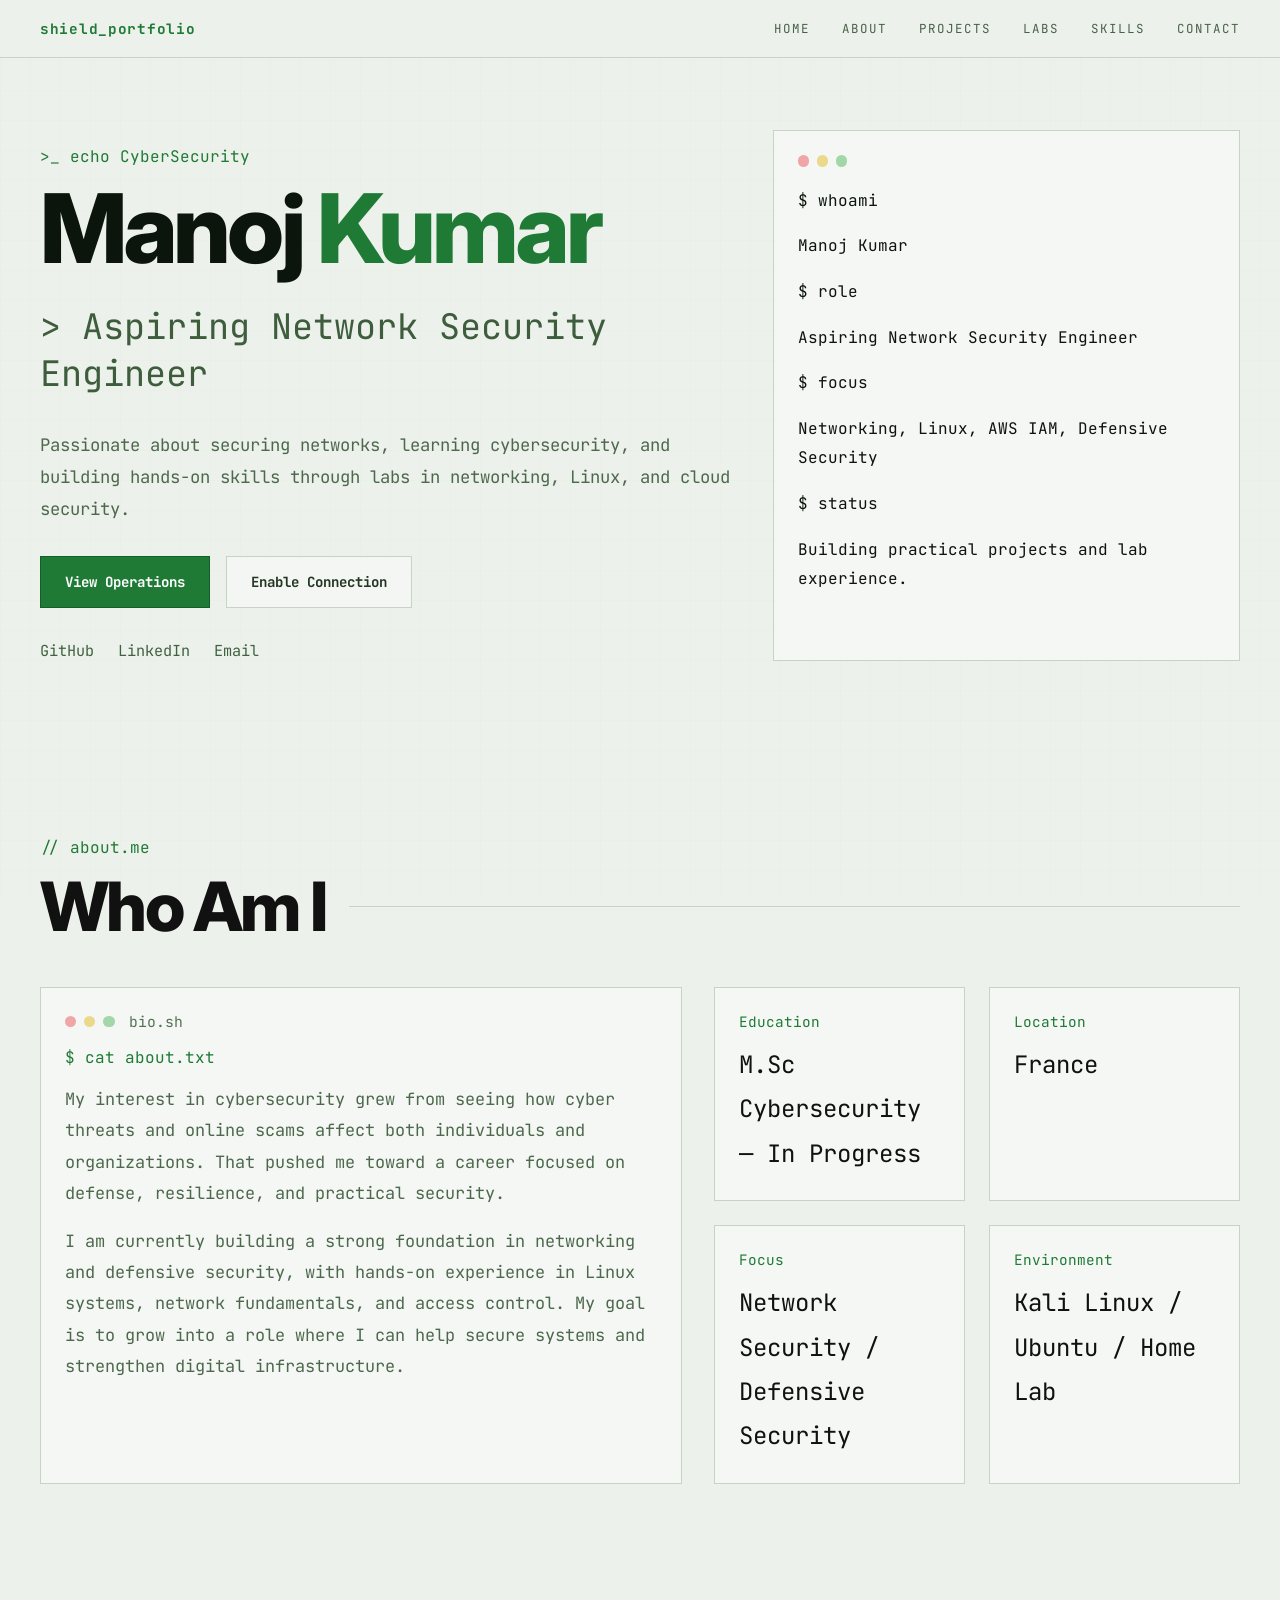
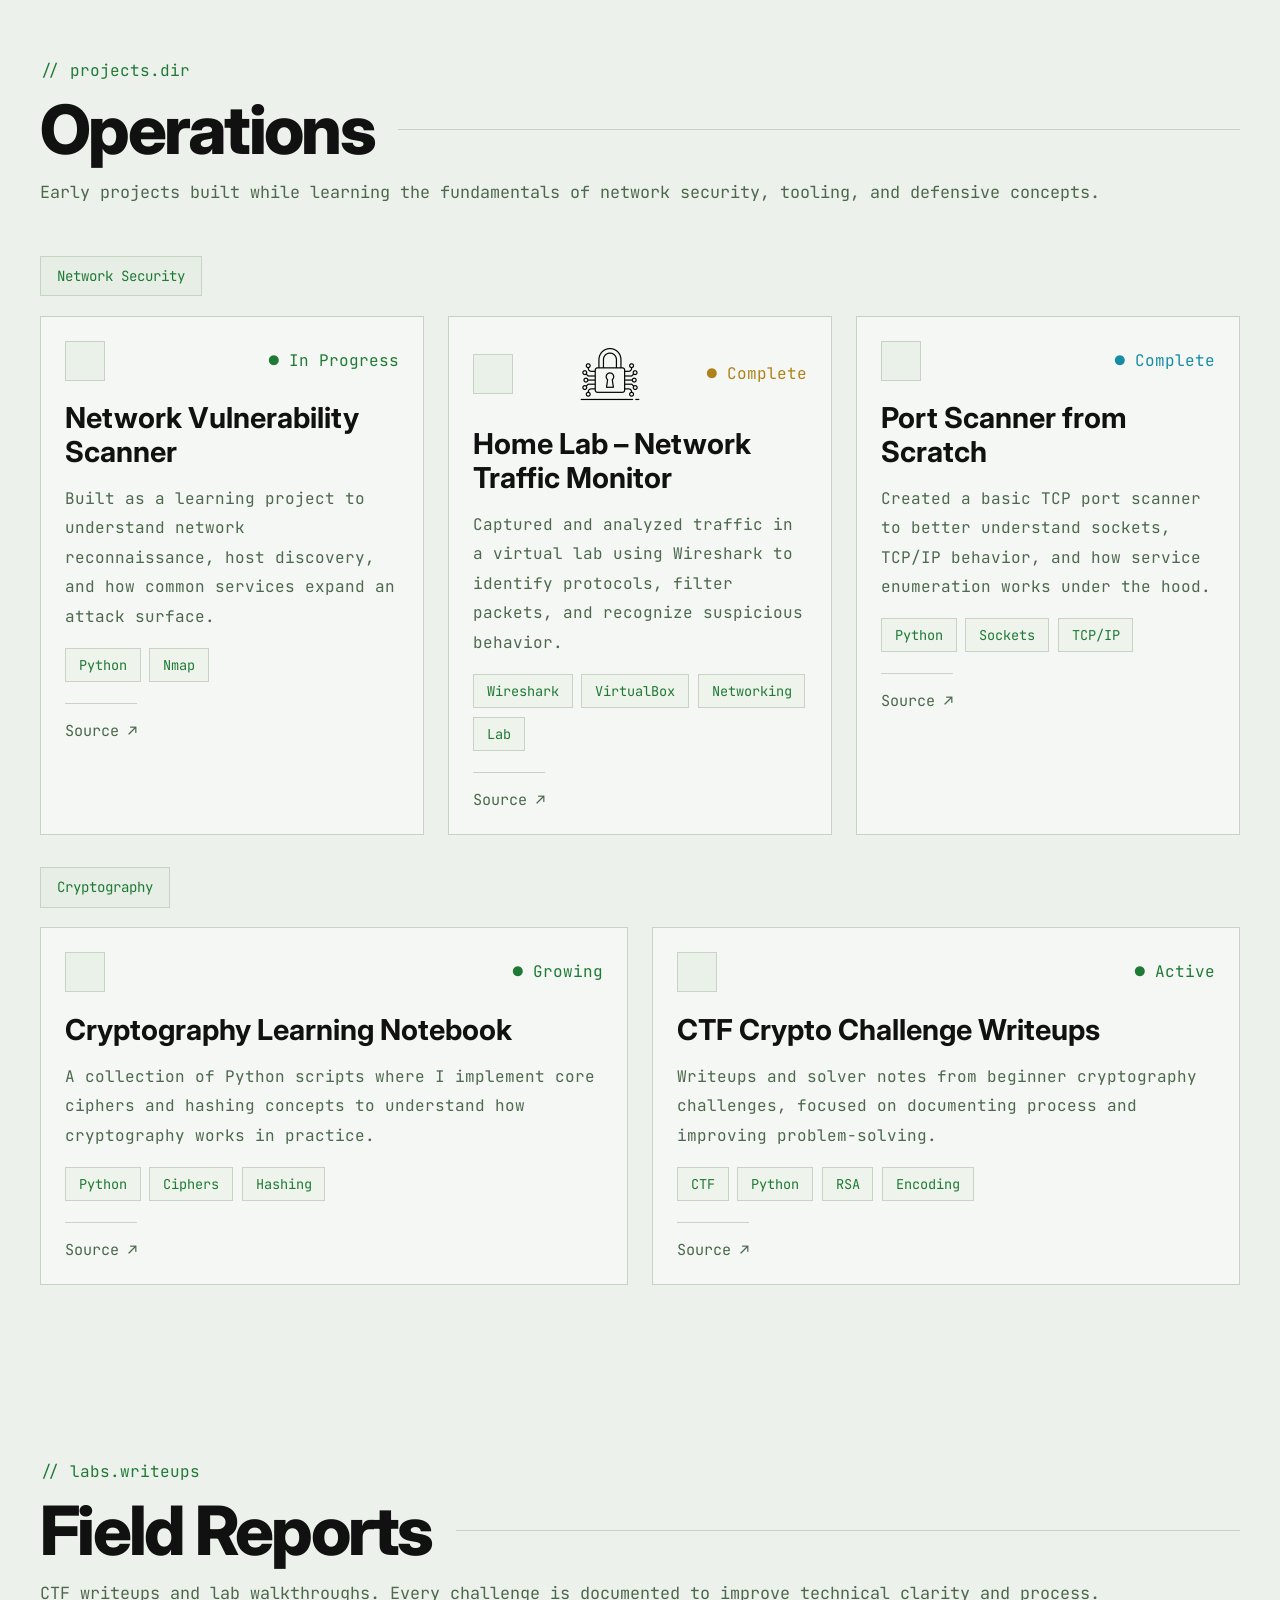
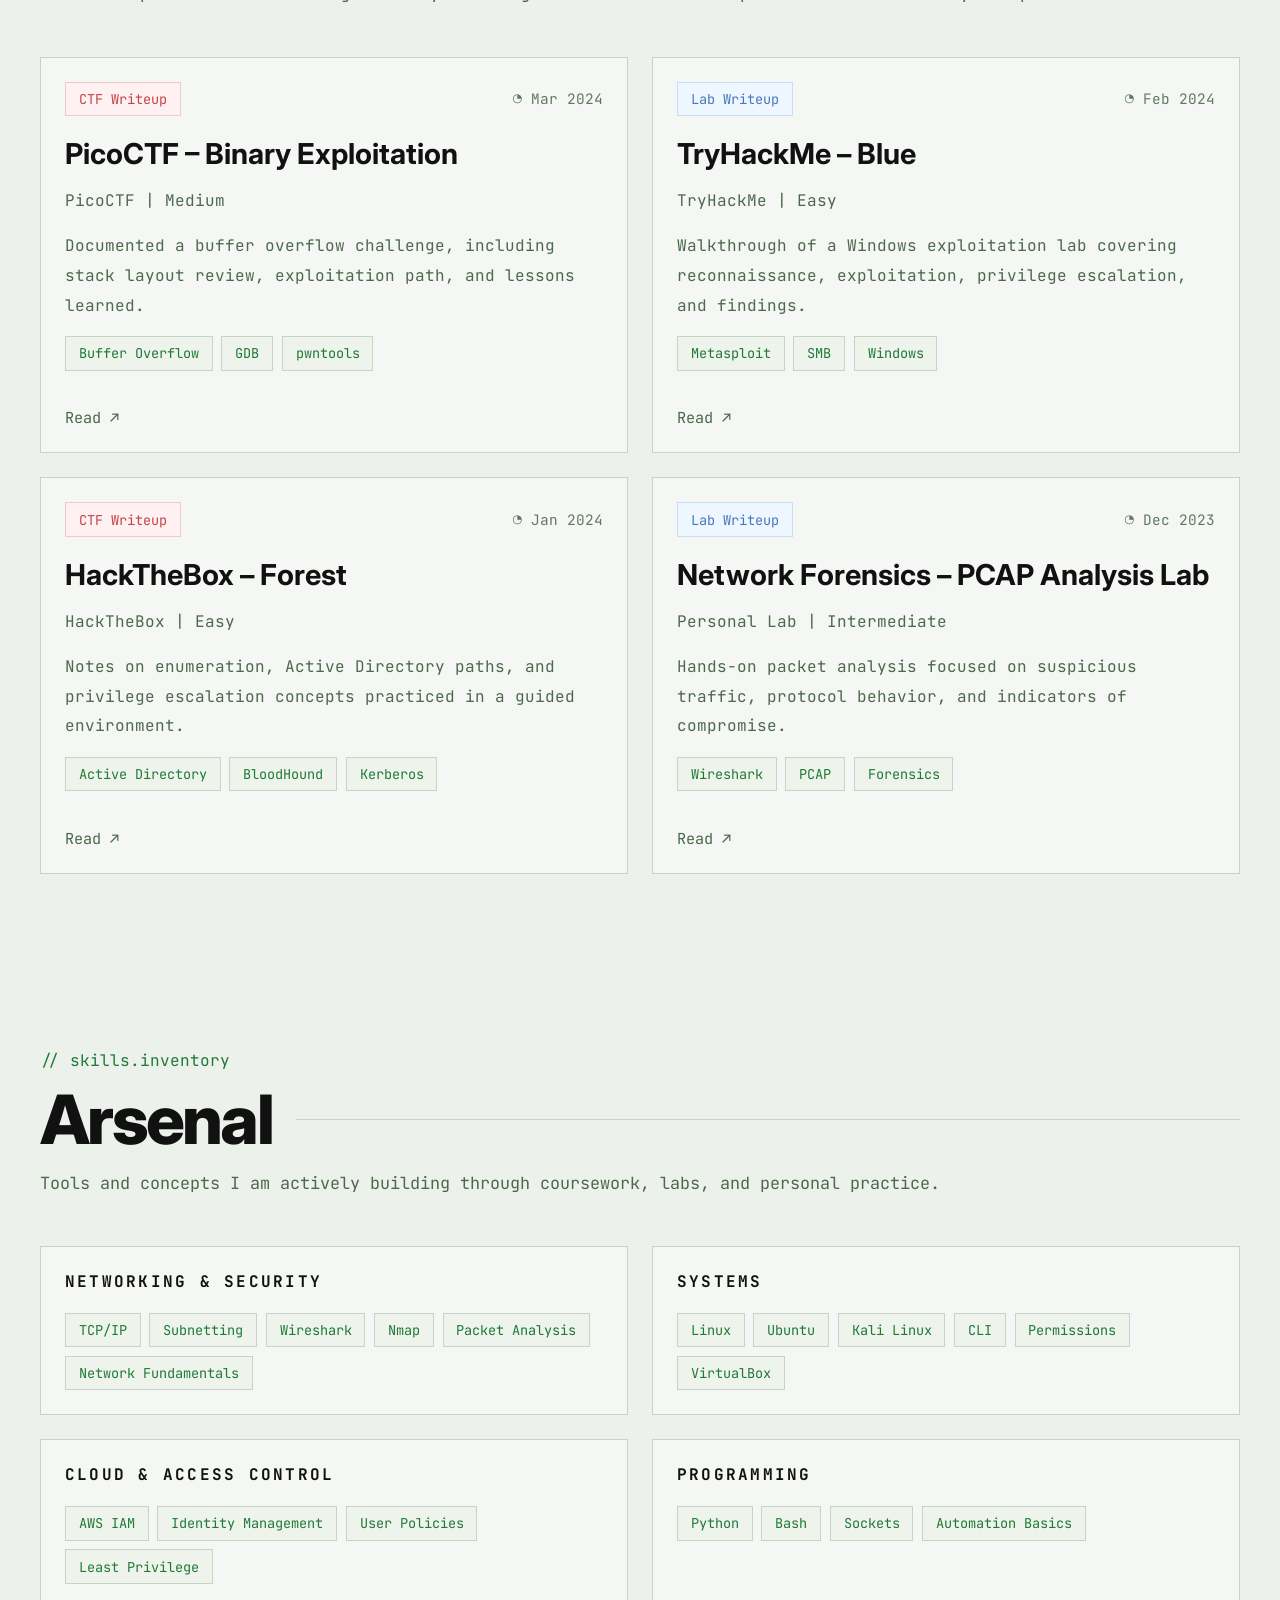
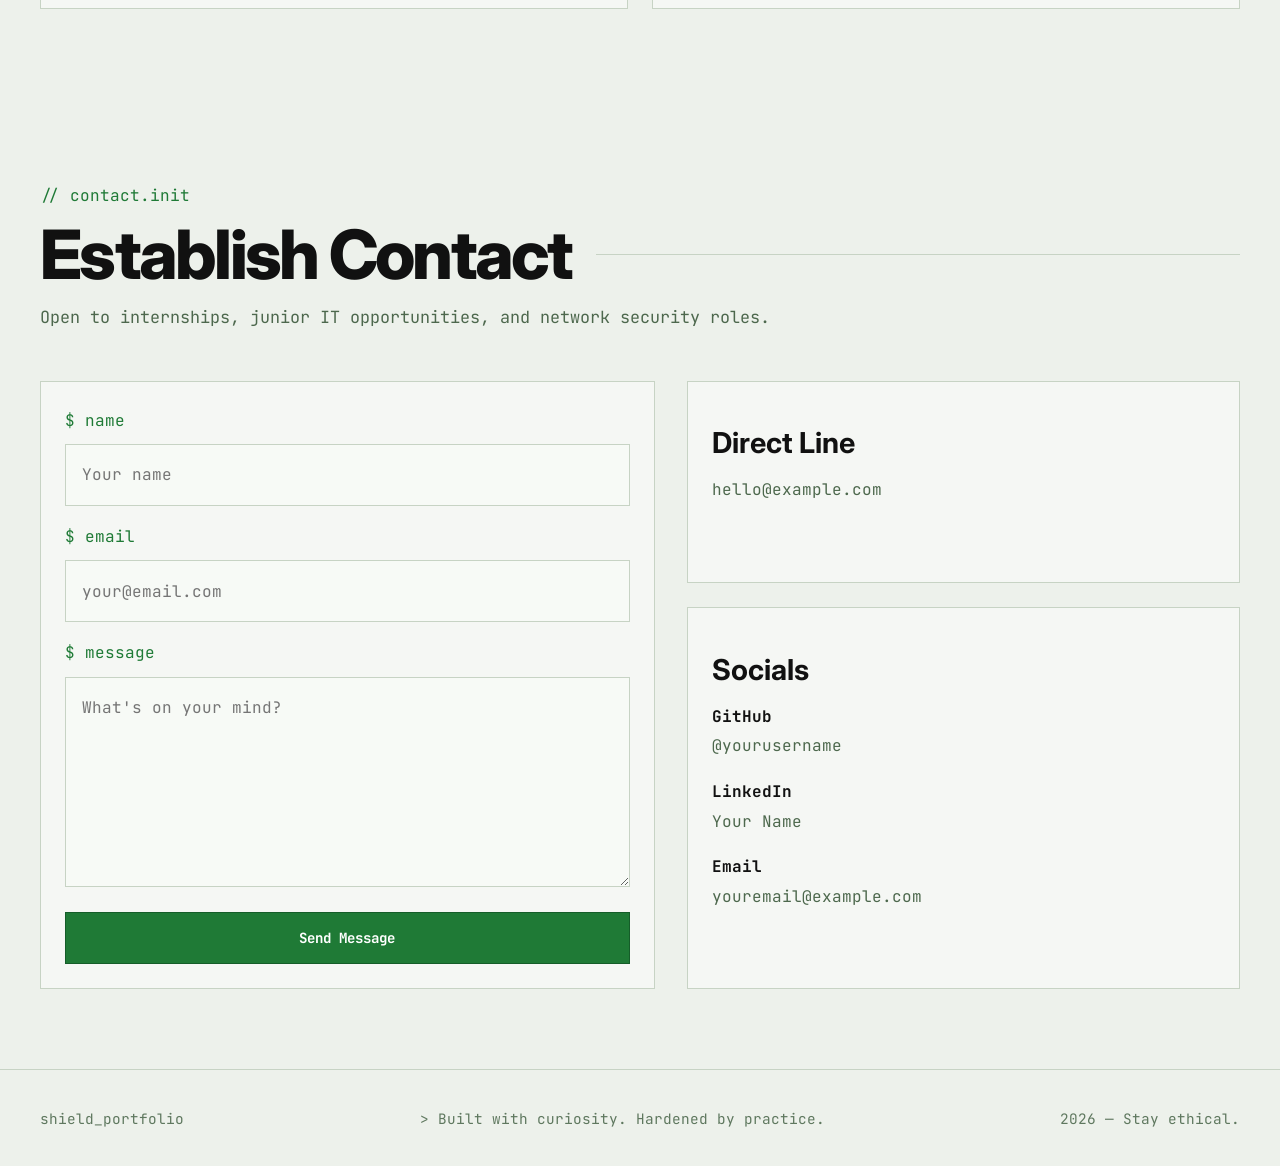
<file: index.html>
<!DOCTYPE html>
<html lang="en">
<head>
  <meta charset="UTF-8" />
  <meta name="viewport" content="width=device-width, initial-scale=1.0" />
  <title>Manoj Kumar | Cybersecurity Portfolio</title>
  <meta name="description" content="Cybersecurity portfolio of Manoj Kumar, aspiring Network Security Engineer." />
  <link rel="preconnect" href="https://fonts.googleapis.com">
  <link rel="preconnect" href="https://fonts.gstatic.com" crossorigin>
  <link href="https://fonts.googleapis.com/css2?family=Inter:wght@400;500;600;700;800&family=JetBrains+Mono:wght@400;500;700&display=swap" rel="stylesheet">
  <link rel="stylesheet" href="style.css" />
</head>
<body>
  <div class="grid-bg" aria-hidden="true"></div>

  <header class="site-header">
    <div class="container nav-wrap">
      <a href="#home" class="brand">shield_portfolio</a>
      <button class="menu-toggle" id="menuToggle" aria-expanded="false" aria-controls="siteNav">Menu</button>
      <nav id="siteNav" class="site-nav">
        <a href="#home">Home</a>
        <a href="#about">About</a>
        <a href="#projects">Projects</a>
        <a href="#labs">Labs</a>
        <a href="#skills">Skills</a>
        <a href="#contact">Contact</a>
      </nav>
    </div>
  </header>

  <main>
    <section id="home" class="hero section">
      <div class="container hero-grid">
        <div class="hero-copy">
          <p class="terminal-line">&gt;_ echo CyberSecurity</p>
          <h1>Manoj <span>Kumar</span></h1>
          <p class="hero-role">&gt; Aspiring Network Security Engineer</p>
          <p class="hero-text">
            Passionate about securing networks, learning cybersecurity, and building hands-on skills
            through labs in networking, Linux, and cloud security.
          </p>

          <div class="hero-actions">
            <a class="btn btn-primary" href="#projects">View Operations</a>
            <a class="btn btn-secondary" href="#contact">Enable Connection</a>
          </div>

          <div class="hero-links">
            <a href="https://github.com/yourusername" target="_blank" rel="noreferrer">GitHub</a>
            <a href="https://www.linkedin.com/in/yourprofile" target="_blank" rel="noreferrer">LinkedIn</a>
            <a href="mailto:youremail@example.com">Email</a>
          </div>
        </div>

        <aside class="terminal-card card">
          <div class="window-dots">
            <span></span><span></span><span></span>
          </div>
          <div class="terminal-content">
            <p>$ whoami</p>
            <p class="value">Manoj Kumar</p>
            <p>$ role</p>
            <p class="value">Aspiring Network Security Engineer</p>
            <p>$ focus</p>
            <p class="value">Networking, Linux, AWS IAM, Defensive Security</p>
            <p>$ status</p>
            <p class="value">Building practical projects and lab experience.</p>
          </div>
        </aside>
      </div>
    </section>

    <section id="about" class="section">
      <div class="container">
        <div class="section-head">
          <p class="section-prefix">// about.me</p>
          <div class="section-title-row">
            <h2>Who Am I</h2>
            <div class="line"></div>
          </div>
        </div>

        <div class="about-grid">
          <div class="card about-card">
            <div class="window-meta">
              <div class="window-dots small"><span></span><span></span><span></span></div>
              <span>bio.sh</span>
            </div>
            <p class="terminal-line">$ cat about.txt</p>
            <div class="about-copy">
              <p>
                My interest in cybersecurity grew from seeing how cyber threats and online scams affect
                both individuals and organizations. That pushed me toward a career focused on defense,
                resilience, and practical security.
              </p>
              <p>
                I am currently building a strong foundation in networking and defensive security, with
                hands-on experience in Linux systems, network fundamentals, and access control. My goal
                is to grow into a role where I can help secure systems and strengthen digital infrastructure.
              </p>
            </div>
          </div>

          <div class="info-grid">
            <div class="card info-card">
              <p class="label">Education</p>
              <p class="value">M.Sc Cybersecurity — In Progress</p>
            </div>
            <div class="card info-card">
              <p class="label">Location</p>
              <p class="value">France</p>
            </div>
            <div class="card info-card">
              <p class="label">Focus</p>
              <p class="value">Network Security / Defensive Security</p>
            </div>
            <div class="card info-card">
              <p class="label">Environment</p>
              <p class="value">Kali Linux / Ubuntu / Home Lab</p>
            </div>
          </div>
        </div>
      </div>
    </section>

    <section id="projects" class="section">
      <div class="container">
        <div class="section-head">
          <p class="section-prefix">// projects.dir</p>
          <div class="section-title-row">
            <h2>Operations</h2>
            <div class="line"></div>
          </div>
          <p class="section-desc">Early projects built while learning the fundamentals of network security, tooling, and defensive concepts.</p>
        </div>

        <div class="project-group">
          <div class="group-tag">Network Security</div>
          <div class="cards-grid three">
            <article class="card project-card">
              <div class="project-top">
                <div class="icon-box"></div>
                <span class="status green">● In Progress</span>
              </div>
              <h3>Network Vulnerability Scanner</h3>
              <p>Built as a learning project to understand network reconnaissance, host discovery, and how common services expand an attack surface.</p>
              <div class="tags">
                <span>Python</span>
                <span>Nmap</span>
              </div>
              <a href="https://github.com/yourusername/network-vulnerability-scanner" target="_blank" rel="noreferrer">Source ↗</a>
            </article>

            <article class="card project-card">
              <div class="project-top">
                <div class="icon-box"></div>
                  <img src="assets/image1.png"alt="icon">
                <span class="status yellow">● Complete</span>
              </div>
              <h3>Home Lab – Network Traffic Monitor</h3>
              <p>Captured and analyzed traffic in a virtual lab using Wireshark to identify protocols, filter packets, and recognize suspicious behavior.</p>
              <div class="tags">
                <span>Wireshark</span>
                <span>VirtualBox</span>
                <span>Networking</span>
                <span>Lab</span>
              </div>
              <a href="https://github.com/yourusername/network-traffic-monitor" target="_blank" rel="noreferrer">Source ↗</a>
            </article>

            <article class="card project-card">
              <div class="project-top">
                <div class="icon-box"></div>
                <span class="status cyan">● Complete</span>
              </div>
              <h3>Port Scanner from Scratch</h3>
              <p>Created a basic TCP port scanner to better understand sockets, TCP/IP behavior, and how service enumeration works under the hood.</p>
              <div class="tags">
                <span>Python</span>
                <span>Sockets</span>
                <span>TCP/IP</span>
              </div>
              <a href="https://github.com/yourusername/port-scanner" target="_blank" rel="noreferrer">Source ↗</a>
            </article>
          </div>
        </div>

        <div class="project-group">
          <div class="group-tag">Cryptography</div>
          <div class="cards-grid two">
            <article class="card project-card">
              <div class="project-top">
                <div class="icon-box"></div>
                <span class="status green">● Growing</span>
              </div>
              <h3>Cryptography Learning Notebook</h3>
              <p>A collection of Python scripts where I implement core ciphers and hashing concepts to understand how cryptography works in practice.</p>
              <div class="tags">
                <span>Python</span>
                <span>Ciphers</span>
                <span>Hashing</span>
              </div>
              <a href="https://github.com/yourusername/cryptography-notebook" target="_blank" rel="noreferrer">Source ↗</a>
            </article>

            <article class="card project-card">
              <div class="project-top">
                <div class="icon-box"></div>
                <span class="status green">● Active</span>
              </div>
              <h3>CTF Crypto Challenge Writeups</h3>
              <p>Writeups and solver notes from beginner cryptography challenges, focused on documenting process and improving problem-solving.</p>
              <div class="tags">
                <span>CTF</span>
                <span>Python</span>
                <span>RSA</span>
                <span>Encoding</span>
              </div>
              <a href="https://github.com/yourusername/ctf-crypto-writeups" target="_blank" rel="noreferrer">Source ↗</a>
            </article>
          </div>
        </div>
      </div>
    </section>

    <section id="labs" class="section">
      <div class="container">
        <div class="section-head">
          <p class="section-prefix">// labs.writeups</p>
          <div class="section-title-row">
            <h2>Field Reports</h2>
            <div class="line"></div>
          </div>
          <p class="section-desc">CTF writeups and lab walkthroughs. Every challenge is documented to improve technical clarity and process.</p>
        </div>

        <div class="cards-grid two">
          <article class="card lab-card">
            <div class="lab-top">
              <span class="pill red">CTF Writeup</span>
              <span class="lab-date">◔ Mar 2024</span>
            </div>
            <h3>PicoCTF – Binary Exploitation</h3>
            <p class="lab-meta">PicoCTF | Medium</p>
            <p>Documented a buffer overflow challenge, including stack layout review, exploitation path, and lessons learned.</p>
            <div class="tags">
              <span>Buffer Overflow</span>
              <span>GDB</span>
              <span>pwntools</span>
            </div>
            <a href="#">Read ↗</a>
          </article>

          <article class="card lab-card">
            <div class="lab-top">
              <span class="pill blue">Lab Writeup</span>
              <span class="lab-date">◔ Feb 2024</span>
            </div>
            <h3>TryHackMe – Blue</h3>
            <p class="lab-meta">TryHackMe | Easy</p>
            <p>Walkthrough of a Windows exploitation lab covering reconnaissance, exploitation, privilege escalation, and findings.</p>
            <div class="tags">
              <span>Metasploit</span>
              <span>SMB</span>
              <span>Windows</span>
            </div>
            <a href="#">Read ↗</a>
          </article>

          <article class="card lab-card">
            <div class="lab-top">
              <span class="pill red">CTF Writeup</span>
              <span class="lab-date">◔ Jan 2024</span>
            </div>
            <h3>HackTheBox – Forest</h3>
            <p class="lab-meta">HackTheBox | Easy</p>
            <p>Notes on enumeration, Active Directory paths, and privilege escalation concepts practiced in a guided environment.</p>
            <div class="tags">
              <span>Active Directory</span>
              <span>BloodHound</span>
              <span>Kerberos</span>
            </div>
            <a href="#">Read ↗</a>
          </article>

          <article class="card lab-card">
            <div class="lab-top">
              <span class="pill blue">Lab Writeup</span>
              <span class="lab-date">◔ Dec 2023</span>
            </div>
            <h3>Network Forensics – PCAP Analysis Lab</h3>
            <p class="lab-meta">Personal Lab | Intermediate</p>
            <p>Hands-on packet analysis focused on suspicious traffic, protocol behavior, and indicators of compromise.</p>
            <div class="tags">
              <span>Wireshark</span>
              <span>PCAP</span>
              <span>Forensics</span>
            </div>
            <a href="#">Read ↗</a>
          </article>
        </div>
      </div>
    </section>

    <section id="skills" class="section">
      <div class="container">
        <div class="section-head">
          <p class="section-prefix">// skills.inventory</p>
          <div class="section-title-row">
            <h2>Arsenal</h2>
            <div class="line"></div>
          </div>
          <p class="section-desc">Tools and concepts I am actively building through coursework, labs, and personal practice.</p>
        </div>

        <div class="cards-grid two">
          <div class="card skill-card">
            <h3>Networking &amp; Security</h3>
            <div class="tags large">
              <span>TCP/IP</span><span>Subnetting</span><span>Wireshark</span><span>Nmap</span><span>Packet Analysis</span><span>Network Fundamentals</span>
            </div>
          </div>
          <div class="card skill-card">
            <h3>Systems</h3>
            <div class="tags large">
              <span>Linux</span><span>Ubuntu</span><span>Kali Linux</span><span>CLI</span><span>Permissions</span><span>VirtualBox</span>
            </div>
          </div>
          <div class="card skill-card">
            <h3>Cloud &amp; Access Control</h3>
            <div class="tags large">
              <span>AWS IAM</span><span>Identity Management</span><span>User Policies</span><span>Least Privilege</span>
            </div>
          </div>
          <div class="card skill-card">
            <h3>Programming</h3>
            <div class="tags large">
              <span>Python</span><span>Bash</span><span>Sockets</span><span>Automation Basics</span>
            </div>
          </div>
        </div>
      </div>
    </section>

    <section id="contact" class="section">
      <div class="container">
        <div class="section-head">
          <p class="section-prefix">// contact.init</p>
          <div class="section-title-row">
            <h2>Establish Contact</h2>
            <div class="line"></div>
          </div>
          <p class="section-desc">Open to internships, junior IT opportunities, and network security roles.</p>
        </div>

        <div class="contact-grid">
          <form class="card contact-form" action="mailto:youremail@example.com" method="post" enctype="text/plain">
            <label>$ name
              <input type="text" name="name" placeholder="Your name" />
            </label>
            <label>$ email
              <input type="email" name="email" placeholder="your@email.com" />
            </label>
            <label>$ message
              <textarea name="message" rows="6" placeholder="What's on your mind?"></textarea>
            </label>
            <button type="submit" class="btn btn-primary">Send Message</button>
          </form>

          <div class="contact-side">
            <div class="card side-card">
              <h3>Direct Line</h3>
              <p>hello@example.com</p>
            </div>
            <div class="card side-card">
              <h3>Socials</h3>
              <p><strong>GitHub</strong><br>@yourusername</p>
              <p><strong>LinkedIn</strong><br>Your Name</p>
              <p><strong>Email</strong><br>youremail@example.com</p>
            </div>
          </div>
        </div>
      </div>
    </section>
  </main>

  <footer class="site-footer">
    <div class="container footer-wrap">
      <p>shield_portfolio</p>
      <p>&gt; Built with curiosity. Hardened by practice.</p>
      <p>2026 — Stay ethical.</p>
    </div>
  </footer>

  <script src="script.js"></script>
</body>
</html>
</file>
<file: style.css>
:root {
  --bg: #edf1eb;
  --bg-soft: rgba(255, 255, 255, 0.44);
  --card: rgba(255, 255, 255, 0.45);
  --text: #0c150c;
  --muted: #4d684d;
  --muted-2: #607860;
  --border: #c7d3c4;
  --green: #1f7a36;
  --green-dark: #155d29;
  --green-soft: #e8f0e6;
  --mono: "JetBrains Mono", monospace;
  --sans: "Inter", sans-serif;
}

* { box-sizing: border-box; }
html { scroll-behavior: smooth; }
body {
  margin: 0;
  font-family: var(--mono);
  background: var(--bg);
  color: var(--text);
}

a { color: inherit; text-decoration: none; }
img { max-width: 100%; }
button, input, textarea { font: inherit; }

.grid-bg {
  position: fixed;
  inset: 0;
  pointer-events: none;
  opacity: 0.3;
  background-image:
    linear-gradient(rgba(32, 90, 32, 0.05) 1px, transparent 1px),
    linear-gradient(90deg, rgba(32, 90, 32, 0.05) 1px, transparent 1px);
  background-size: 30px 30px;
  z-index: -1;
}

.container {
  width: min(1200px, calc(100% - 2rem));
  margin: 0 auto;
}

.site-header {
  position: sticky;
  top: 0;
  z-index: 20;
  background: rgba(237, 241, 235, 0.95);
  backdrop-filter: blur(8px);
  border-bottom: 1px solid var(--border);
}

.nav-wrap {
  display: flex;
  align-items: center;
  justify-content: space-between;
  gap: 1rem;
  padding: 1.2rem 0;
}

.brand {
  color: var(--green);
  font-size: 0.9rem;
  font-weight: 700;
  letter-spacing: 0.05em;
}

.site-nav {
  display: flex;
  gap: 2rem;
  font-size: 0.78rem;
  text-transform: uppercase;
  letter-spacing: 0.16em;
  color: #486248;
}

.site-nav a:hover,
.hero-links a:hover,
.project-card > a:hover,
.lab-card > a:hover,
.side-card a:hover {
  color: var(--green);
}

.menu-toggle {
  display: none;
  border: 1px solid var(--border);
  background: white;
  padding: 0.65rem 0.9rem;
}

.section { padding: 5rem 0; }
.hero { padding-top: 4.5rem; }

.hero-grid,
.about-grid,
.contact-grid {
  display: grid;
  gap: 2rem;
}

.hero-grid { grid-template-columns: 1.2fr 0.8fr; align-items: center; }
.about-grid { grid-template-columns: 1.1fr 0.9fr; }
.contact-grid { grid-template-columns: 1fr 0.9fr; }

.hero-copy h1,
.section-title-row h2 {
  margin: 0;
  font-family: var(--sans);
  font-weight: 800;
  line-height: 0.95;
  letter-spacing: -0.04em;
}

.hero-copy h1 {
  font-size: clamp(3rem, 8vw, 6rem);
}

.hero-copy h1 span,
.terminal-line,
.section-prefix,
.info-card .label,
.skill-card h3,
.brand {
  color: var(--green);
}

.hero-role {
  margin: 1.75rem 0 0;
  font-size: clamp(1.4rem, 3vw, 2.2rem);
  color: #3d5d3d;
}

.hero-text,
.section-desc,
.project-card p,
.lab-card p,
.about-copy,
.side-card p,
.contact-form label,
.info-card .value {
  color: var(--muted);
}

.hero-text {
  margin: 2rem 0 0;
  max-width: 720px;
  font-size: 1.08rem;
  line-height: 1.85;
}

.hero-actions,
.hero-links,
.tags,
.footer-wrap,
.section-title-row,
.project-top,
.lab-top,
.window-meta,
.window-dots,
.cards-grid {
  display: flex;
}

.hero-actions { gap: 1rem; margin-top: 2rem; flex-wrap: wrap; }
.hero-links { gap: 1.5rem; margin-top: 2rem; font-size: 0.95rem; color: #406240; flex-wrap: wrap; }

.btn {
  display: inline-flex;
  align-items: center;
  justify-content: center;
  border: 1px solid var(--border);
  padding: 1rem 1.5rem;
  font-size: 0.88rem;
  font-weight: 700;
  transition: 0.2s ease;
}

.btn-primary {
  background: var(--green);
  border-color: var(--green-dark);
  color: white;
}

.btn-primary:hover { background: var(--green-dark); }

.btn-secondary {
  background: rgba(255,255,255,0.4);
  color: #243624;
}

.btn-secondary:hover {
  border-color: var(--green);
  color: var(--green);
}

.card {
  border: 1px solid var(--border);
  background: var(--card);
  padding: 1.5rem;
}

.terminal-card { min-height: 100%; }
.window-dots { gap: 0.5rem; margin-bottom: 1.2rem; }
.window-dots.small { margin-bottom: 0; }
.window-dots span {
  width: 0.7rem;
  height: 0.7rem;
  border-radius: 999px;
  display: inline-block;
}
.window-dots span:nth-child(1) { background: #f0a6a6; }
.window-dots span:nth-child(2) { background: #ead98a; }
.window-dots span:nth-child(3) { background: #a3d6a8; }

.terminal-content p,
.about-copy p,
.project-card p,
.lab-card p,
.info-card .value,
.side-card p,
.contact-form label {
  line-height: 1.85;
}

.terminal-content .value,
.info-card .value,
.project-card h3,
.lab-card h3,
.skill-card h3,
.side-card h3,
.contact-form h3,
.section-title-row h2 {
  color: #111;
}

.terminal-content .value { margin: 0.25rem 0 1rem; }
.terminal-line, .section-prefix { font-size: 1rem; }

.section-head { margin-bottom: 3rem; }
.section-title-row { align-items: center; gap: 1.5rem; }
.section-title-row h2 { font-size: clamp(2.4rem, 6vw, 4.25rem); }
.line { flex: 1; height: 1px; background: var(--border); }
.section-desc { margin: 1rem 0 0; font-size: 1.05rem; line-height: 1.8; }

.info-grid,
.cards-grid.two,
.cards-grid.three,
.contact-side {
  display: grid;
  gap: 1.5rem;
}

.info-grid { grid-template-columns: repeat(2, 1fr); }
.cards-grid.two { grid-template-columns: repeat(2, 1fr); }
.cards-grid.three { grid-template-columns: repeat(3, 1fr); }
.contact-side { grid-template-columns: 1fr; }

.window-meta {
  align-items: center;
  gap: 0.9rem;
  color: #557155;
  font-size: 0.92rem;
  margin-bottom: 1rem;
}

.about-copy { font-size: 1.06rem; }
.about-copy p { margin: 0 0 1rem; }
.info-card .label { margin: 0; font-size: 0.9rem; }
.info-card .value { margin: 0.75rem 0 0; font-size: 1.5rem; }

.project-group { margin-top: 2rem; }
.group-tag {
  display: inline-block;
  margin-bottom: 1.2rem;
  border: 1px solid var(--border);
  background: #e7eee5;
  padding: 0.65rem 1rem;
  font-size: 0.88rem;
  color: var(--green);
}

.project-top,
.lab-top {
  justify-content: space-between;
  align-items: center;
  gap: 1rem;
}

.icon-box {
  width: 2.5rem;
  height: 2.5rem;
  border: 1px solid var(--border);
  background: #eaf1e8;
}

.project-card h3,
.lab-card h3,
.side-card h3 {
  margin: 1.3rem 0 0;
  font-family: var(--sans);
  font-size: 1.8rem;
  line-height: 1.15;
}

.project-card p,
.lab-card p,
.side-card p,
.contact-form label,
.contact-form textarea,
.contact-form input {
  font-size: 1rem;
}

.project-card p,
.lab-card p { margin: 1rem 0 0; }
.project-card > a,
.lab-card > a {
  display: inline-block;
  margin-top: 1.3rem;
  padding-top: 1rem;
  font-size: 0.95rem;
  color: #4a684a;
}
.project-card > a { border-top: 1px solid var(--border); }

.tags {
  gap: 0.55rem;
  flex-wrap: wrap;
  margin-top: 1rem;
}
.tags.large { margin-top: 1.3rem; }
.tags span,
.pill {
  border: 1px solid var(--border);
  background: #eef3ec;
  padding: 0.45rem 0.8rem;
  font-size: 0.85rem;
}
.tags span { color: var(--green); }
.lab-meta, .lab-date { color: var(--muted-2); font-size: 0.9rem; }
.pill.red { color: #c14545; border-color: #f2c9c9; background: #fff1f1; }
.pill.blue { color: #4579b7; border-color: #c8def6; background: #eef6ff; }
.status.green { color: #1f7a36; }
.status.yellow { color: #ae821b; }
.status.cyan { color: #178ca5; }

.skill-card h3 {
  margin: 0;
  text-transform: uppercase;
  letter-spacing: 0.14em;
  font-size: 1rem;
}

.contact-form {
  display: grid;
  gap: 1rem;
}

.contact-form label {
  display: block;
  color: var(--green);
}

.contact-form input,
.contact-form textarea {
  width: 100%;
  margin-top: 0.55rem;
  border: 1px solid var(--border);
  background: #f7faf6;
  padding: 0.95rem 1rem;
  color: var(--text);
  outline: none;
}

.contact-form input:focus,
.contact-form textarea:focus {
  border-color: var(--green);
}

.side-card p { margin: 1rem 0 0; }
.side-card strong { color: #111; }

.site-footer {
  border-top: 1px solid var(--border);
  padding: 1.5rem 0;
  color: #5f785f;
  font-size: 0.9rem;
}
.footer-wrap {
  justify-content: space-between;
  gap: 1rem;
  flex-wrap: wrap;
}

@media (max-width: 980px) {
  .hero-grid,
  .about-grid,
  .contact-grid,
  .cards-grid.three,
  .cards-grid.two,
  .info-grid {
    grid-template-columns: 1fr;
  }

  .site-nav {
    display: none;
    position: absolute;
    top: calc(100% + 1px);
    left: 1rem;
    right: 1rem;
    flex-direction: column;
    gap: 1rem;
    background: rgba(237, 241, 235, 0.98);
    border: 1px solid var(--border);
    padding: 1rem;
  }

  .site-nav.open { display: flex; }
  .menu-toggle { display: inline-flex; }

  .section { padding: 4rem 0; }
}

@media (max-width: 640px) {
  .container { width: min(100% - 1.2rem, 1200px); }
  .hero-role { margin-top: 1.25rem; }
  .hero-text { font-size: 1rem; }
  .btn { width: 100%; }
  .hero-actions { flex-direction: column; }
  .footer-wrap { flex-direction: column; }
}
</file>
